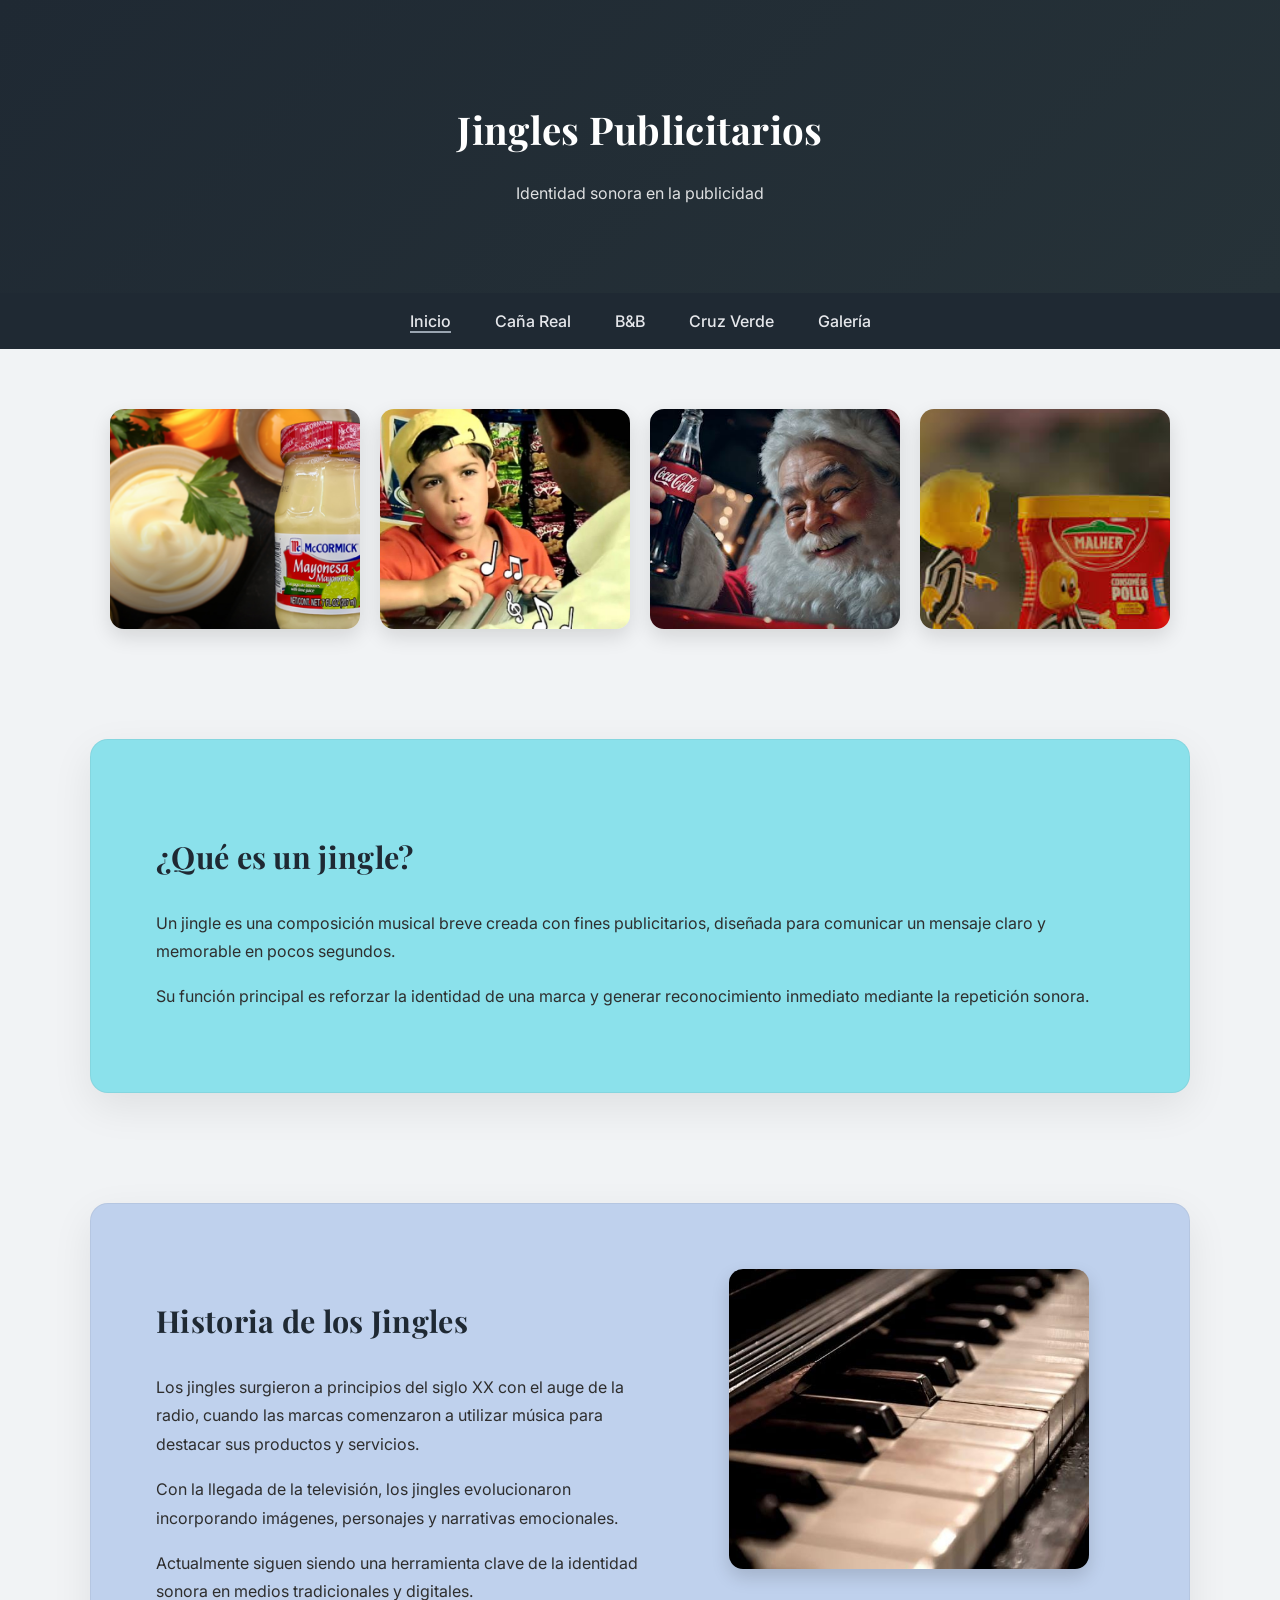
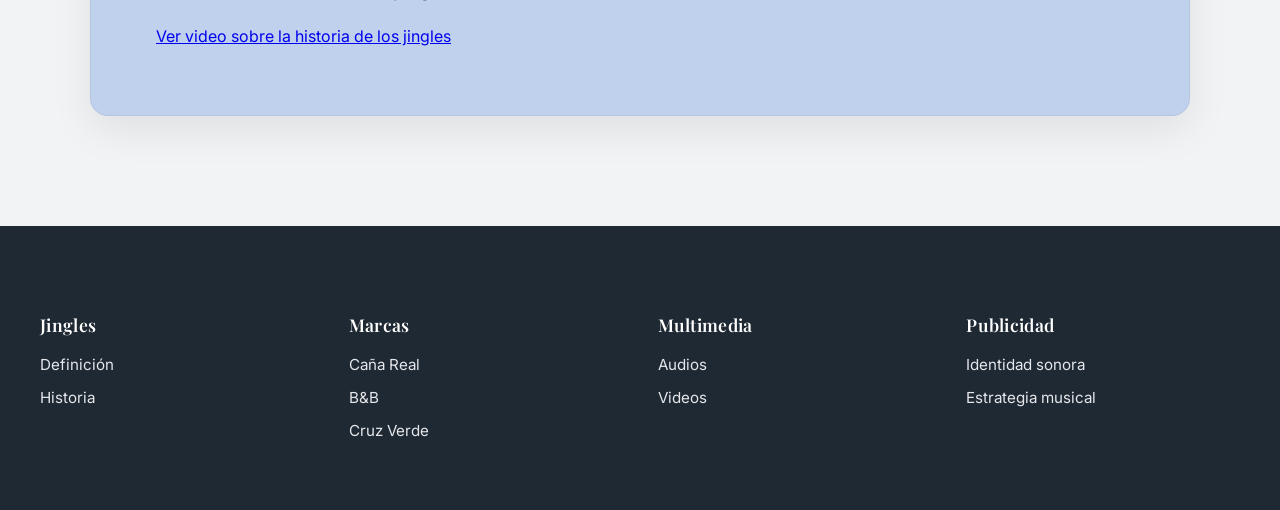
<file: index.html>
<!DOCTYPE html>
<html lang="es">
<head>
    <meta charset="UTF-8">
    <title>Jingles Publicitarios</title>
    <meta name="viewport" content="width=device-width, initial-scale=1.0">

    <link href="https://fonts.googleapis.com/css2?family=Inter:wght@300;400;500;600&family=Playfair+Display:wght@400;600;700&display=swap" rel="stylesheet">

    <link rel="stylesheet" href="css/normalize.css">
    <link rel="stylesheet" href="css/style.css">
</head>
<body>

<header class="header">
    <h1>Jingles Publicitarios</h1>
    <p>Identidad sonora en la publicidad</p>
</header>

<nav class="navbar">

    <button class="menu-toggle" aria-label="Abrir menú">
        <span></span>
        <span></span>
        <span></span>
    </button>

    <ul class="nav-links">
        <li><a href="index.html">Inicio</a></li>
        <li><a href="canareal.html">Caña Real</a></li>
        <li><a href="bb.html">B&B</a></li>
        <li><a href="cruzverde.html">Cruz Verde</a></li>
        <li><a href="galeria.html">Galería</a></li>
    </ul>

</nav>

<section class="portada">
    <div class="portada-grid">
        <img src="img/portada1.jpg" alt="Portada 1">
        <img src="img/portada2.jpg" alt="Portada 2">
        <img src="img/portada3.jpg" alt="Portada 3">
        <img src="img/portada4.jpg" alt="Portada 4">
    </div>
</section>

<main>

<section class="section intro">
    <h2>¿Qué es un jingle?</h2>
    <p>
        Un jingle es una composición musical breve creada con fines publicitarios,
        diseñada para comunicar un mensaje claro y memorable en pocos segundos.
    </p>
    <p>
        Su función principal es reforzar la identidad de una marca y generar
        reconocimiento inmediato mediante la repetición sonora.
    </p>
</section>

<section class="section section-flex historia">
    <div>
        <h2>Historia de los Jingles</h2>
        <p>
            Los jingles surgieron a principios del siglo XX con el auge de la radio,
            cuando las marcas comenzaron a utilizar música para destacar sus
            productos y servicios.
        </p>
        <p>
            Con la llegada de la televisión, los jingles evolucionaron incorporando
            imágenes, personajes y narrativas emocionales.
        </p>
        <p>
            Actualmente siguen siendo una herramienta clave de la identidad sonora
            en medios tradicionales y digitales.
        </p>

        <a class="btn-video"
           href="https://www.youtube.com/watch?v=J651I5urT0E"
           target="_blank">
           Ver video sobre la historia de los jingles
        </a>
    </div>

    <img src="img/jingle1.jpeg" alt="Historia de los jingles">
</section>

</main>

<footer class="footer-grande">
    <div class="footer-grid">
        <div>
            <h4>Jingles</h4>
            <p>Definición</p>
            <p>Historia</p>
        </div>

        <div>
            <h4>Marcas</h4>
            <p>Caña Real</p>
            <p>B&B</p>
            <p>Cruz Verde</p>
        </div>

        <div>
            <h4>Multimedia</h4>
            <p>Audios</p>
            <p>Videos</p>
        </div>

        <div>
            <h4>Publicidad</h4>
            <p>Identidad sonora</p>
            <p>Estrategia musical</p>
        </div>
    </div>
</footer>

<script src="js/script.js" defer></script>
</body>
</html>
</file>
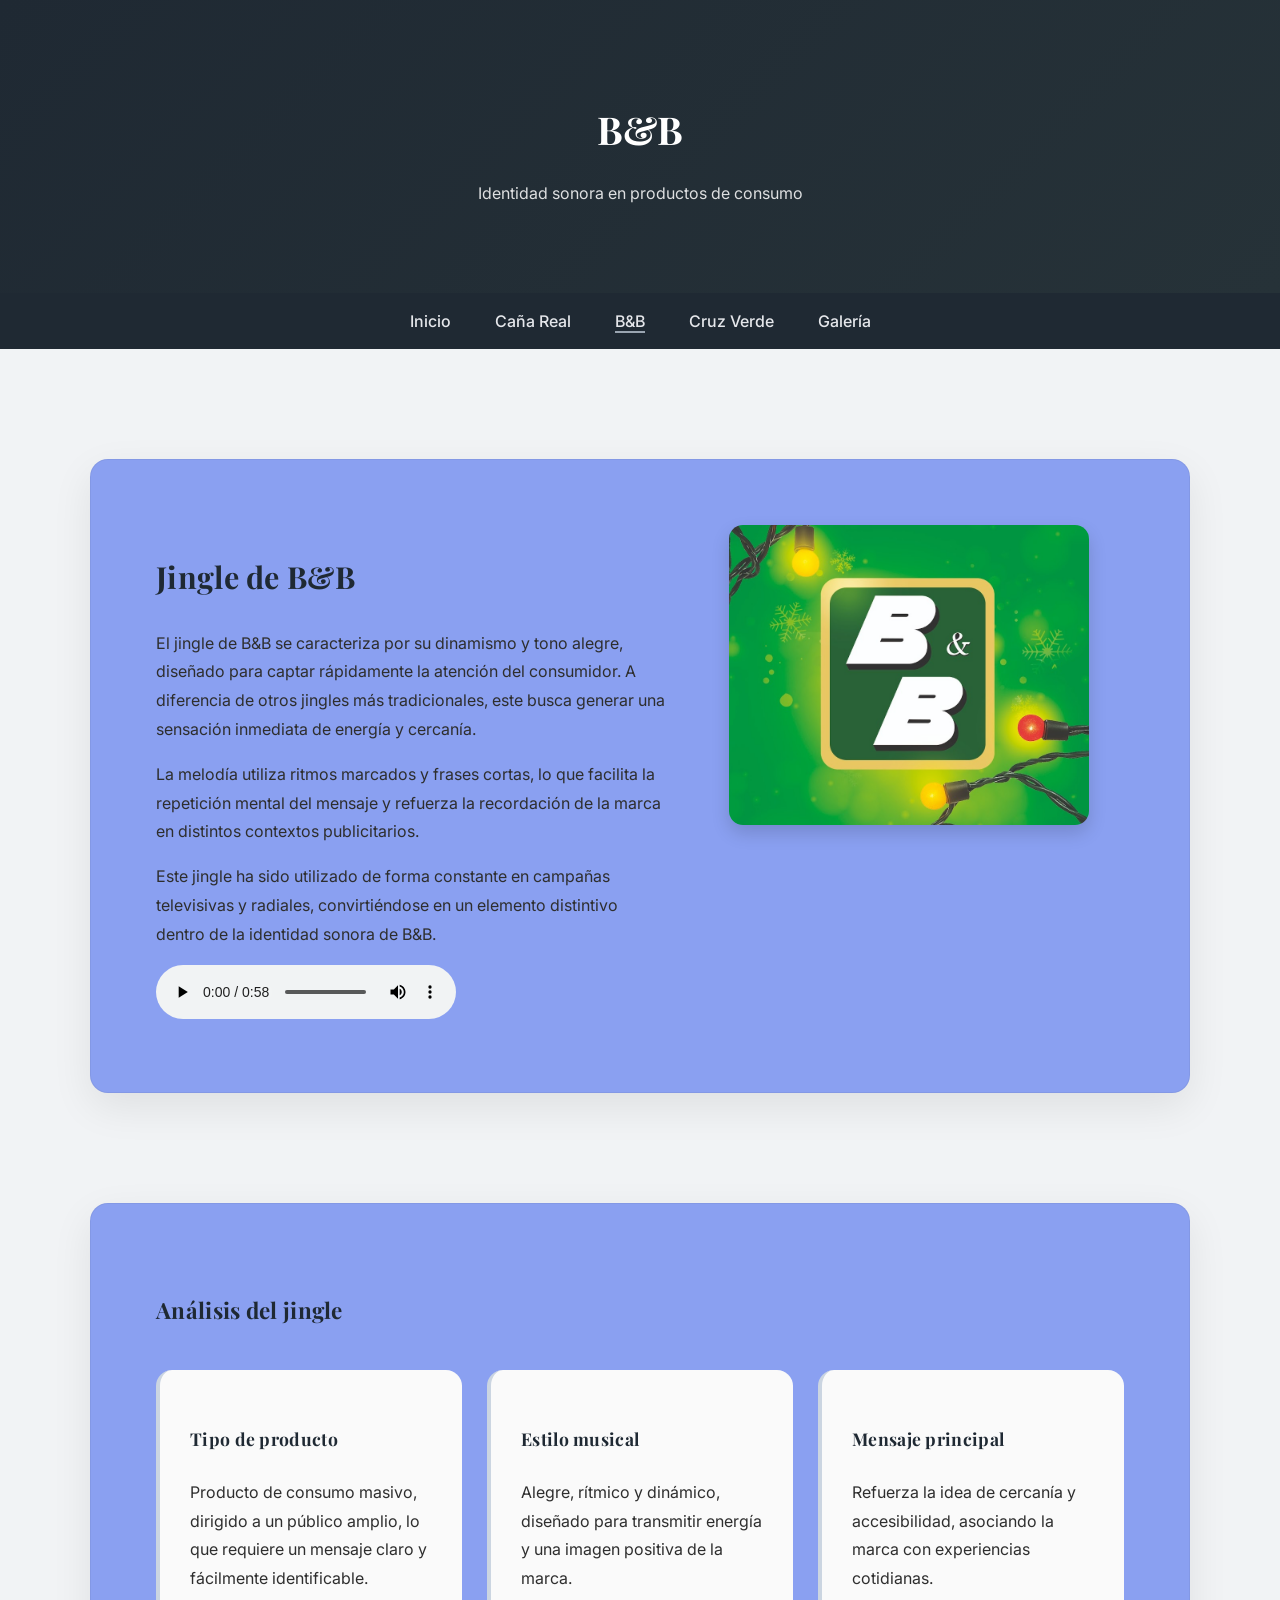
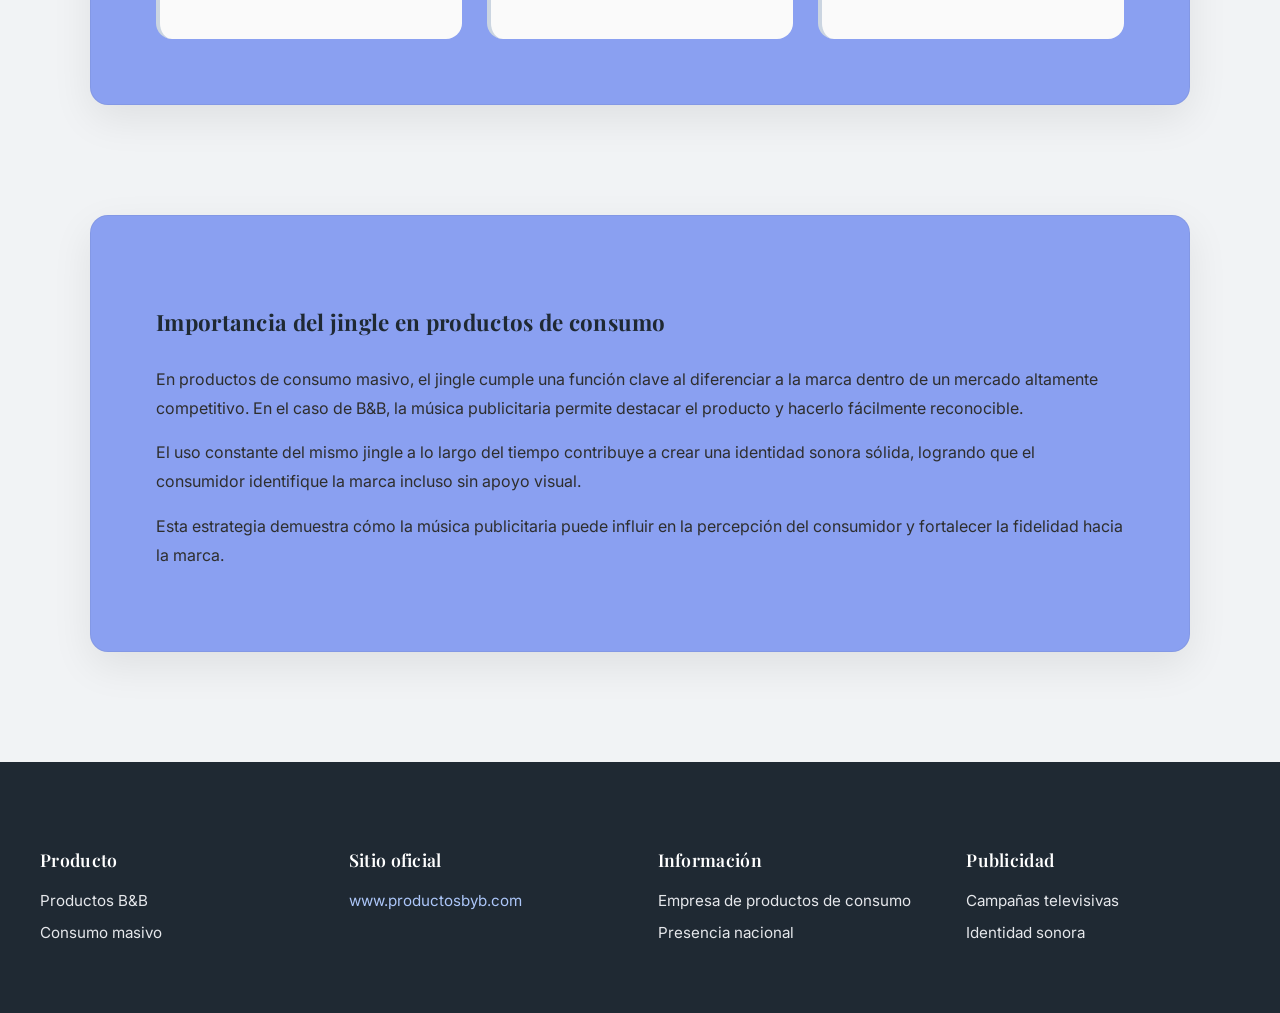
<file: bb.html>
<!DOCTYPE html>
<html lang="es">
<head>
    <meta charset="UTF-8">
    <title>B&B</title>
    <meta name="viewport" content="width=device-width, initial-scale=1.0">

    <link href="https://fonts.googleapis.com/css2?family=Inter:wght@300;400;500;600&family=Playfair+Display:wght@400;600;700&display=swap" rel="stylesheet">

    <link rel="stylesheet" href="css/normalize.css">
    <link rel="stylesheet" href="css/style.css">
</head>
<body>

<header class="header">
    <h1>B&B</h1>
    <p>Identidad sonora en productos de consumo</p>
</header>

<nav class="navbar">

    <!-- BOTÓN HAMBURGUESA -->
    <button class="menu-toggle" aria-label="Abrir menú">
        <span></span>
        <span></span>
        <span></span>
    </button>

    <ul class="nav-links">
        <li><a href="index.html">Inicio</a></li>
        <li><a href="canareal.html">Caña Real</a></li>
        <li><a href="bb.html">B&B</a></li>
        <li><a href="cruzverde.html">Cruz Verde</a></li>
        <li><a href="galeria.html">Galería</a></li>
    </ul>

</nav>

<main>

<!-- SECCIÓN PRINCIPAL -->
<section class="section section-flex bb">
    <div>
        <h2>Jingle de B&B</h2>

        <p>
            El jingle de B&B se caracteriza por su dinamismo y tono alegre,
            diseñado para captar rápidamente la atención del consumidor.
            A diferencia de otros jingles más tradicionales, este busca
            generar una sensación inmediata de energía y cercanía.
        </p>

        <p>
            La melodía utiliza ritmos marcados y frases cortas, lo que facilita
            la repetición mental del mensaje y refuerza la recordación de la
            marca en distintos contextos publicitarios.
        </p>

        <p>
            Este jingle ha sido utilizado de forma constante en campañas
            televisivas y radiales, convirtiéndose en un elemento distintivo
            dentro de la identidad sonora de B&B.
        </p>

        <audio controls src="audio/bb.mp3"></audio>
    </div>

    <img src="img/bb.jpg" alt="B&B">
</section>

<!-- ANÁLISIS DEL JINGLE -->
<section class="section bb">
    <h3>Análisis del jingle</h3>

    <div class="info-grid">

        <div class="info-card">
            <h4>Tipo de producto</h4>
            <p>
                Producto de consumo masivo, dirigido a un público amplio,
                lo que requiere un mensaje claro y fácilmente identificable.
            </p>
        </div>

        <div class="info-card">
            <h4>Estilo musical</h4>
            <p>
                Alegre, rítmico y dinámico, diseñado para transmitir energía
                y una imagen positiva de la marca.
            </p>
        </div>

        <div class="info-card">
            <h4>Mensaje principal</h4>
            <p>
                Refuerza la idea de cercanía y accesibilidad, asociando la
                marca con experiencias cotidianas.
            </p>
        </div>

    </div>
</section>

<!-- IMPORTANCIA PUBLICITARIA -->
<section class="section bb">
    <h3>Importancia del jingle en productos de consumo</h3>

    <p>
        En productos de consumo masivo, el jingle cumple una función clave
        al diferenciar a la marca dentro de un mercado altamente competitivo.
        En el caso de B&B, la música publicitaria permite destacar el producto
        y hacerlo fácilmente reconocible.
    </p>

    <p>
        El uso constante del mismo jingle a lo largo del tiempo contribuye
        a crear una identidad sonora sólida, logrando que el consumidor
        identifique la marca incluso sin apoyo visual.
    </p>

    <p>
        Esta estrategia demuestra cómo la música publicitaria puede influir
        en la percepción del consumidor y fortalecer la fidelidad hacia
        la marca.
    </p>
</section>

</main>

<footer class="footer-grande">
    <div class="footer-grid">

        <div>
            <h4>Producto</h4>
            <p>Productos B&B</p>
            <p>Consumo masivo</p>
        </div>

        <div>
            <h4>Sitio oficial</h4>
            <p>
                <a href="https://www.productosbyb.com/somos/" target="_blank">
                    www.productosbyb.com
                </a>
            </p>
        </div>

        <div>
            <h4>Información</h4>
            <p>Empresa de productos de consumo</p>
            <p>Presencia nacional</p>
        </div>

        <div>
            <h4>Publicidad</h4>
            <p>Campañas televisivas</p>
            <p>Identidad sonora</p>
        </div>

    </div>
</footer>

<script src="js/script.js" defer></script>

</body>
</html>
</file>
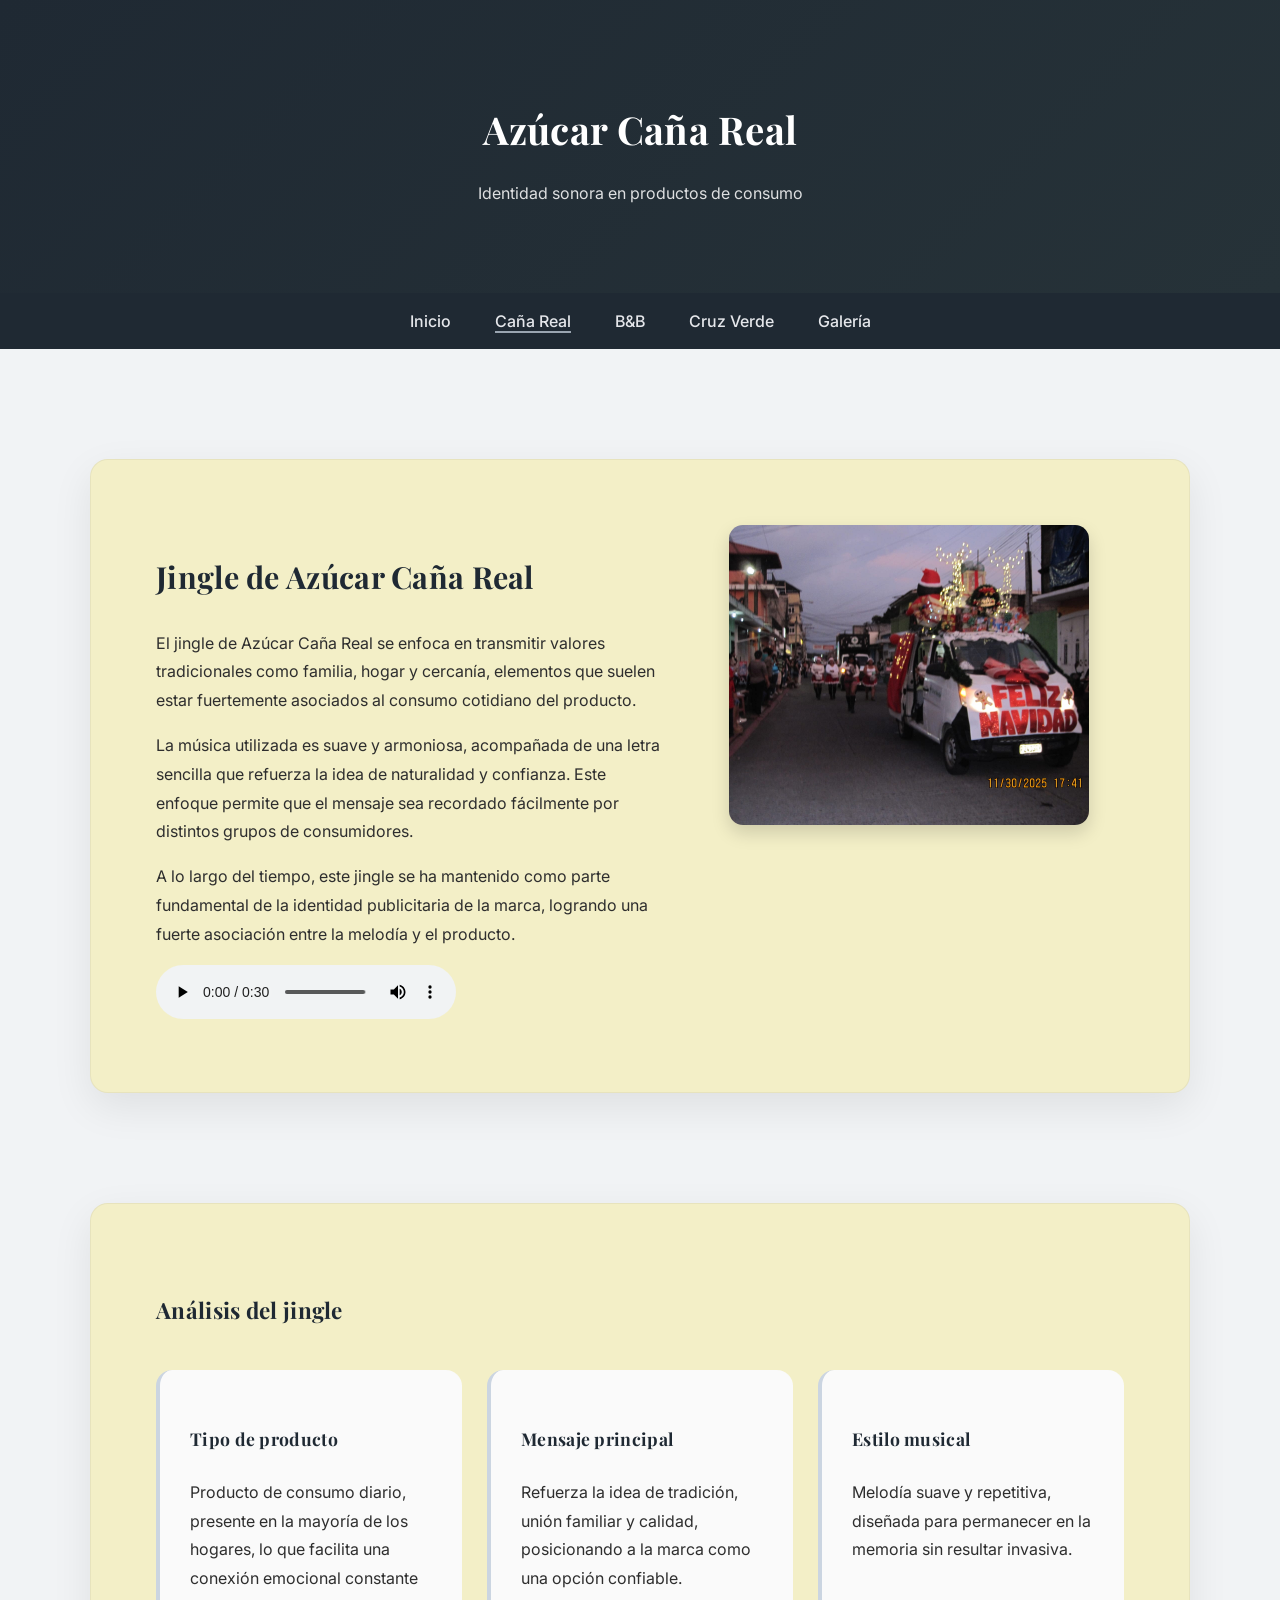
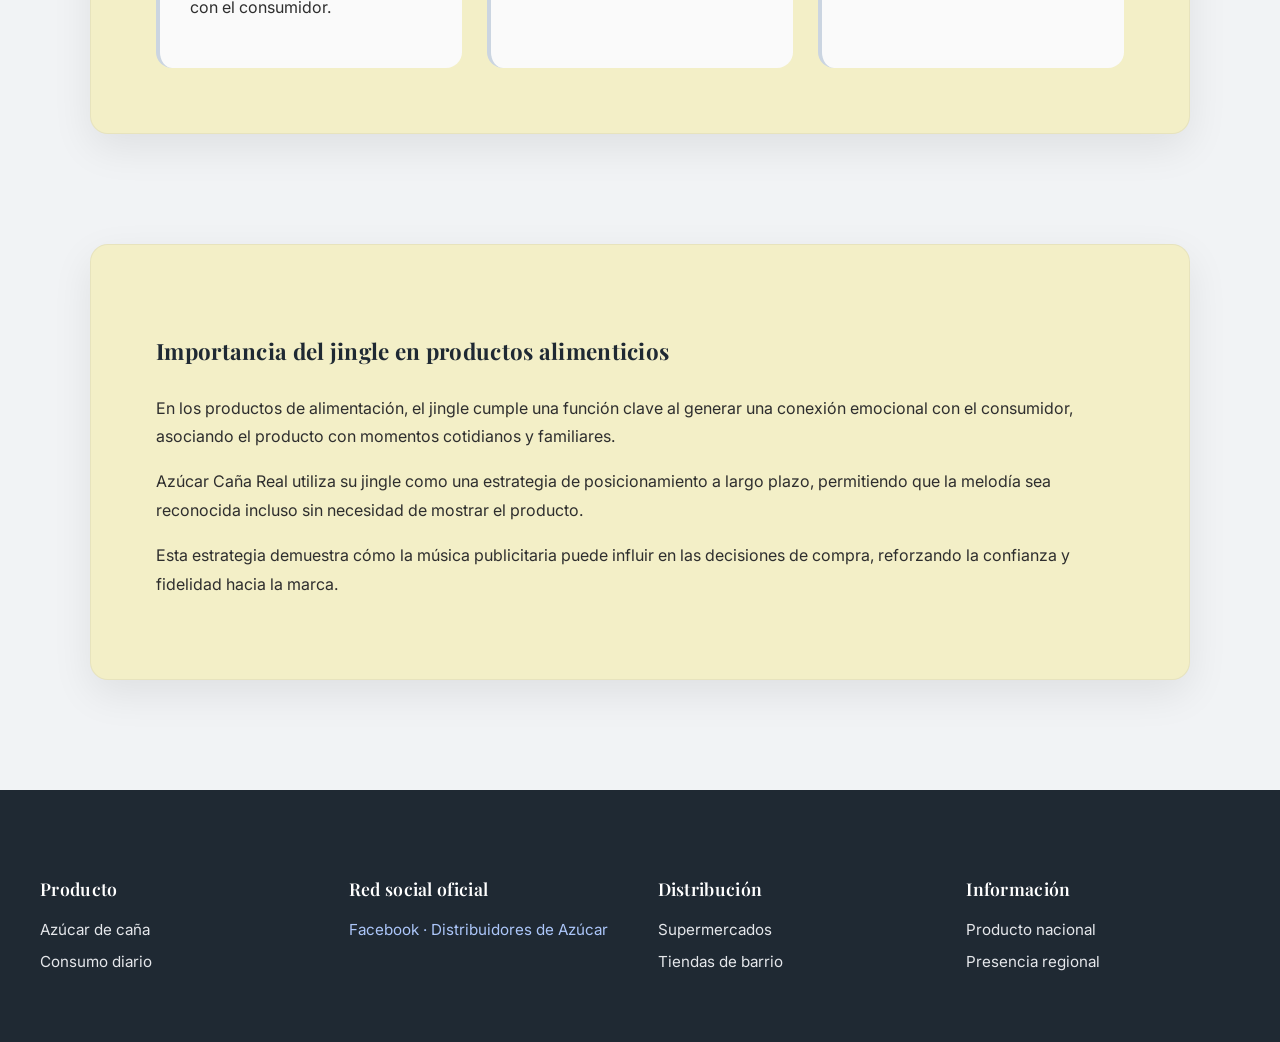
<file: canareal.html>
<!DOCTYPE html>
<html lang="es">
<head>
    <meta charset="UTF-8">
    <title>Azúcar Caña Real</title>
    <meta name="viewport" content="width=device-width, initial-scale=1.0">

    <link href="https://fonts.googleapis.com/css2?family=Inter:wght@300;400;500;600&family=Playfair+Display:wght@400;600;700&display=swap" rel="stylesheet">

    <link rel="stylesheet" href="css/normalize.css">
    <link rel="stylesheet" href="css/style.css">
</head>
<body>

<header class="header">
    <h1>Azúcar Caña Real</h1>
    <p>Identidad sonora en productos de consumo</p>
</header>

<nav class="navbar">

    <!-- BOTÓN HAMBURGUESA -->
    <button class="menu-toggle" aria-label="Abrir menú">
        <span></span>
        <span></span>
        <span></span>
    </button>

    <ul class="nav-links">
        <li><a href="index.html">Inicio</a></li>
        <li><a href="canareal.html">Caña Real</a></li>
        <li><a href="bb.html">B&B</a></li>
        <li><a href="cruzverde.html">Cruz Verde</a></li>
        <li><a href="galeria.html">Galería</a></li>
    </ul>

</nav>

<main>

<!-- SECCIÓN PRINCIPAL -->
<section class="section section-flex cana">
    <div>
        <h2>Jingle de Azúcar Caña Real</h2>

        <p>
            El jingle de Azúcar Caña Real se enfoca en transmitir valores
            tradicionales como familia, hogar y cercanía, elementos que
            suelen estar fuertemente asociados al consumo cotidiano del
            producto.
        </p>

        <p>
            La música utilizada es suave y armoniosa, acompañada de una
            letra sencilla que refuerza la idea de naturalidad y confianza.
            Este enfoque permite que el mensaje sea recordado fácilmente
            por distintos grupos de consumidores.
        </p>

        <p>
            A lo largo del tiempo, este jingle se ha mantenido como parte
            fundamental de la identidad publicitaria de la marca, logrando
            una fuerte asociación entre la melodía y el producto.
        </p>

        <audio controls src="audio/canareal.mp3"></audio>
    </div>

    <img src="img/canareal.jpeg" alt="Azúcar Caña Real">
</section>

<!-- ANÁLISIS DEL JINGLE -->
<section class="section cana">
    <h3>Análisis del jingle</h3>

    <div class="info-grid">

        <div class="info-card">
            <h4>Tipo de producto</h4>
            <p>
                Producto de consumo diario, presente en la mayoría de
                los hogares, lo que facilita una conexión emocional
                constante con el consumidor.
            </p>
        </div>

        <div class="info-card">
            <h4>Mensaje principal</h4>
            <p>
                Refuerza la idea de tradición, unión familiar y calidad,
                posicionando a la marca como una opción confiable.
            </p>
        </div>

        <div class="info-card">
            <h4>Estilo musical</h4>
            <p>
                Melodía suave y repetitiva, diseñada para permanecer
                en la memoria sin resultar invasiva.
            </p>
        </div>

    </div>
</section>

<!-- IMPORTANCIA PUBLICITARIA -->
<section class="section cana">
    <h3>Importancia del jingle en productos alimenticios</h3>

    <p>
        En los productos de alimentación, el jingle cumple una función
        clave al generar una conexión emocional con el consumidor,
        asociando el producto con momentos cotidianos y familiares.
    </p>

    <p>
        Azúcar Caña Real utiliza su jingle como una estrategia de
        posicionamiento a largo plazo, permitiendo que la melodía
        sea reconocida incluso sin necesidad de mostrar el producto.
    </p>

    <p>
        Esta estrategia demuestra cómo la música publicitaria puede
        influir en las decisiones de compra, reforzando la confianza
        y fidelidad hacia la marca.
    </p>
</section>

</main>

<footer class="footer-grande">
    <div class="footer-grid">

        <div>
            <h4>Producto</h4>
            <p>Azúcar de caña</p>
            <p>Consumo diario</p>
        </div>

        <div>
            <h4>Red social oficial</h4>
            <p>
                <a href="https://www.facebook.com/DistribuidoresdeAzucar" target="_blank">
                    Facebook · Distribuidores de Azúcar
                </a>
            </p>
        </div>

        <div>
            <h4>Distribución</h4>
            <p>Supermercados</p>
            <p>Tiendas de barrio</p>
        </div>

        <div>
            <h4>Información</h4>
            <p>Producto nacional</p>
            <p>Presencia regional</p>
        </div>

    </div>
</footer>

<script src="js/script.js" defer></script>

</body>
</html>
</file>
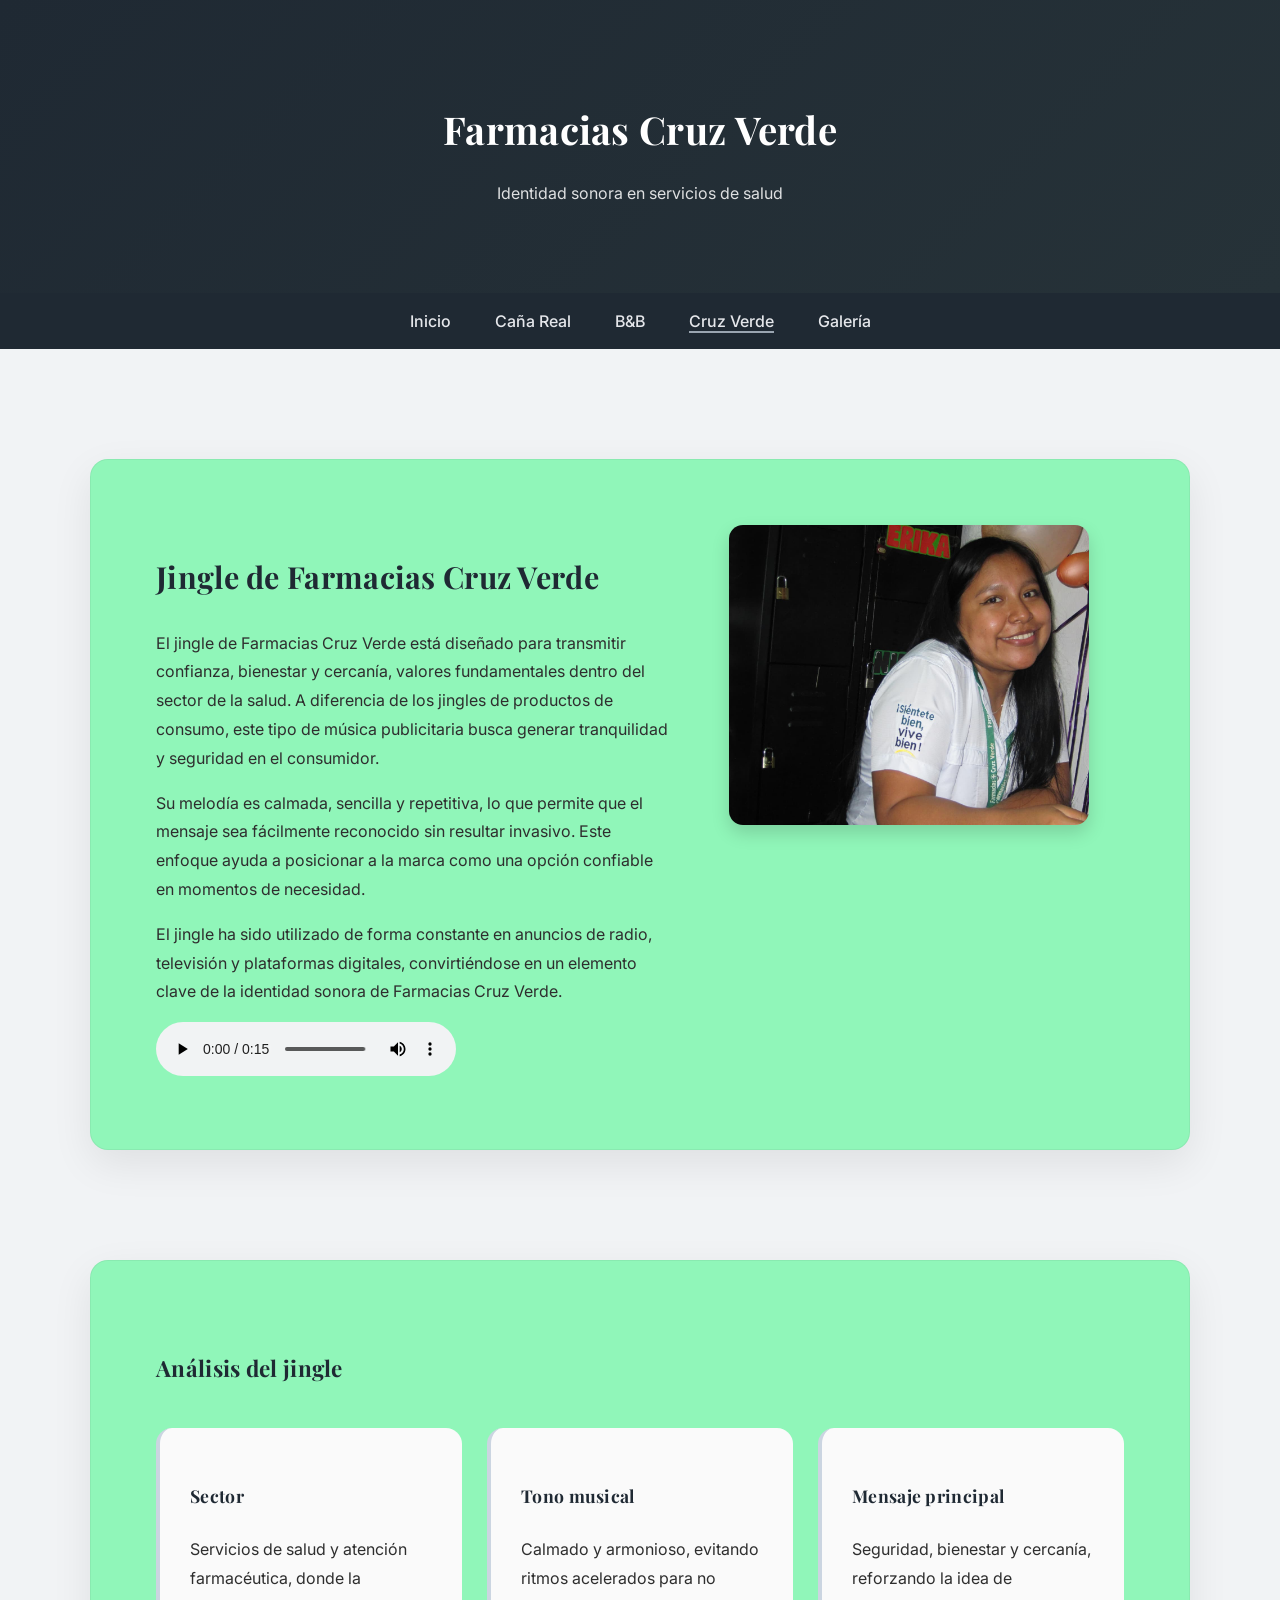
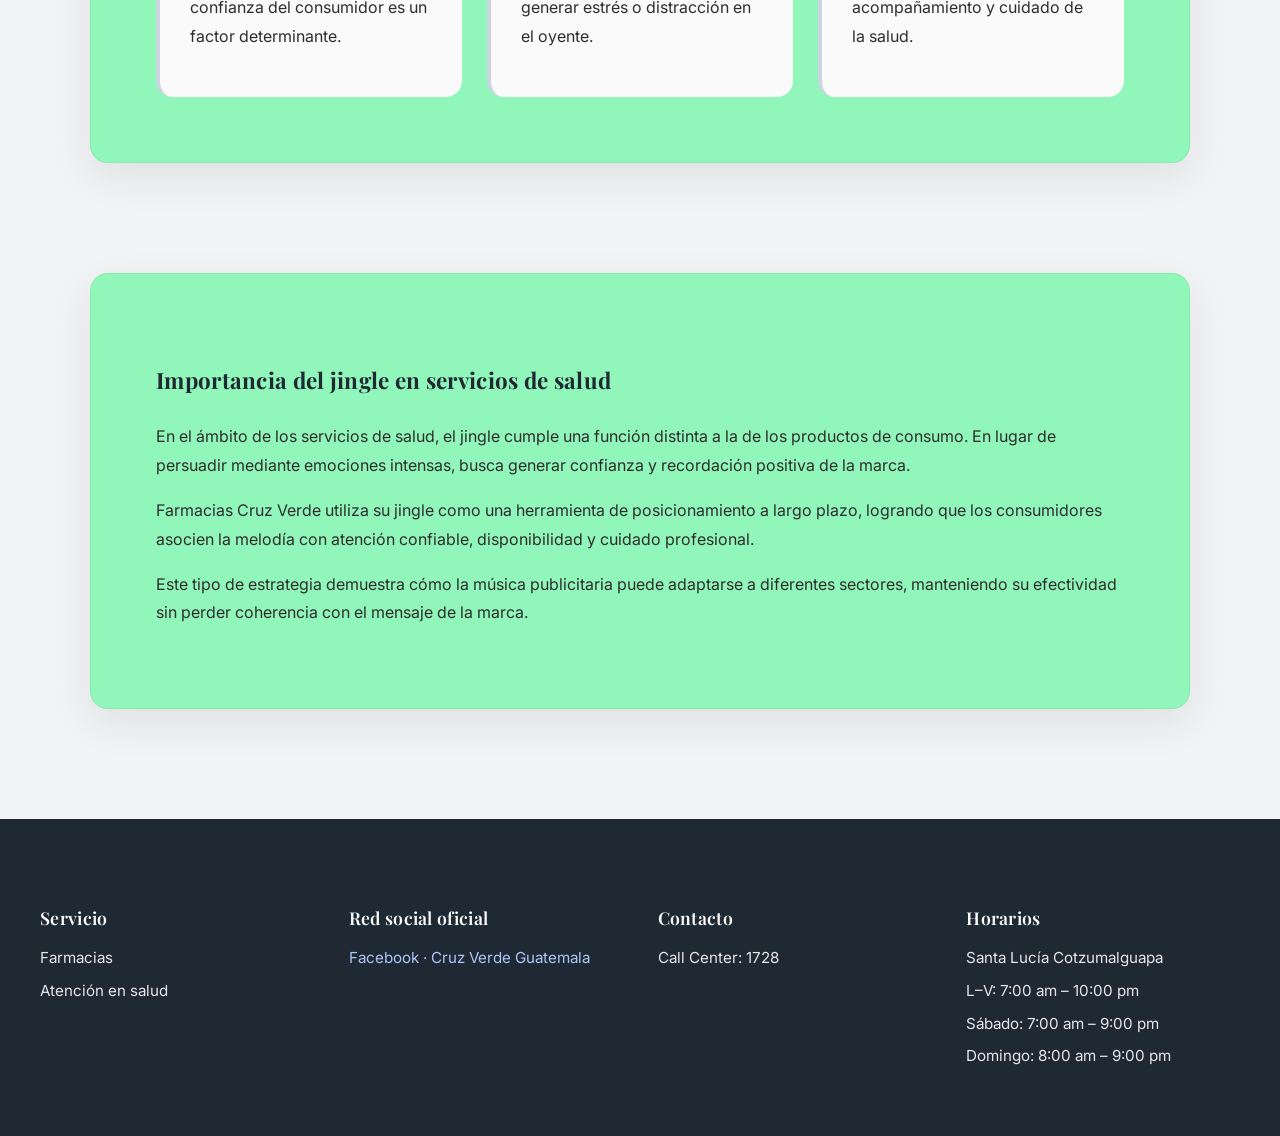
<file: cruzverde.html>
<!DOCTYPE html>
<html lang="es">
<head>
    <meta charset="UTF-8">
    <title>Farmacias Cruz Verde</title>
    <meta name="viewport" content="width=device-width, initial-scale=1.0">

    <link href="https://fonts.googleapis.com/css2?family=Inter:wght@300;400;500;600&family=Playfair+Display:wght@400;600;700&display=swap" rel="stylesheet">

    <link rel="stylesheet" href="css/normalize.css">
    <link rel="stylesheet" href="css/style.css">
</head>
<body>

<header class="header">
    <h1>Farmacias Cruz Verde</h1>
    <p>Identidad sonora en servicios de salud</p>
</header>

<nav class="navbar">

    <!-- BOTÓN HAMBURGUESA -->
    <button class="menu-toggle" aria-label="Abrir menú">
        <span></span>
        <span></span>
        <span></span>
    </button>

    <ul class="nav-links">
        <li><a href="index.html">Inicio</a></li>
        <li><a href="canareal.html">Caña Real</a></li>
        <li><a href="bb.html">B&B</a></li>
        <li><a href="cruzverde.html">Cruz Verde</a></li>
        <li><a href="galeria.html">Galería</a></li>
    </ul>

</nav>

<main>

<!-- SECCIÓN PRINCIPAL -->
<section class="section section-flex cruz">
    <div>
        <h2>Jingle de Farmacias Cruz Verde</h2>

        <p>
            El jingle de Farmacias Cruz Verde está diseñado para transmitir
            confianza, bienestar y cercanía, valores fundamentales dentro
            del sector de la salud. A diferencia de los jingles de productos
            de consumo, este tipo de música publicitaria busca generar
            tranquilidad y seguridad en el consumidor.
        </p>

        <p>
            Su melodía es calmada, sencilla y repetitiva, lo que permite que
            el mensaje sea fácilmente reconocido sin resultar invasivo.
            Este enfoque ayuda a posicionar a la marca como una opción
            confiable en momentos de necesidad.
        </p>

        <p>
            El jingle ha sido utilizado de forma constante en anuncios de
            radio, televisión y plataformas digitales, convirtiéndose en
            un elemento clave de la identidad sonora de Farmacias Cruz Verde.
        </p>

        <audio controls src="audio/cruzverde.mp3"></audio>
    </div>

    <img src="img/cruzverde.jpeg" alt="Farmacias Cruz Verde">
</section>

<!-- ANÁLISIS DEL JINGLE -->
<section class="section cruz">
    <h3>Análisis del jingle</h3>

    <div class="info-grid">

        <div class="info-card">
            <h4>Sector</h4>
            <p>
                Servicios de salud y atención farmacéutica, donde la confianza
                del consumidor es un factor determinante.
            </p>
        </div>

        <div class="info-card">
            <h4>Tono musical</h4>
            <p>
                Calmado y armonioso, evitando ritmos acelerados para no
                generar estrés o distracción en el oyente.
            </p>
        </div>

        <div class="info-card">
            <h4>Mensaje principal</h4>
            <p>
                Seguridad, bienestar y cercanía, reforzando la idea de
                acompañamiento y cuidado de la salud.
            </p>
        </div>

    </div>
</section>

<!-- IMPORTANCIA PUBLICITARIA -->
<section class="section cruz">
    <h3>Importancia del jingle en servicios de salud</h3>

    <p>
        En el ámbito de los servicios de salud, el jingle cumple una función
        distinta a la de los productos de consumo. En lugar de persuadir
        mediante emociones intensas, busca generar confianza y recordación
        positiva de la marca.
    </p>

    <p>
        Farmacias Cruz Verde utiliza su jingle como una herramienta de
        posicionamiento a largo plazo, logrando que los consumidores
        asocien la melodía con atención confiable, disponibilidad y
        cuidado profesional.
    </p>

    <p>
        Este tipo de estrategia demuestra cómo la música publicitaria
        puede adaptarse a diferentes sectores, manteniendo su efectividad
        sin perder coherencia con el mensaje de la marca.
    </p>
</section>

</main>

<!-- FOOTER -->
<footer class="footer-grande">
    <div class="footer-grid">

        <div>
            <h4>Servicio</h4>
            <p>Farmacias</p>
            <p>Atención en salud</p>
        </div>

        <div>
            <h4>Red social oficial</h4>
            <p>
                <a href="https://www.facebook.com/CruzVerdeGuate" target="_blank">
                    Facebook · Cruz Verde Guatemala
                </a>
            </p>
        </div>

        <div>
            <h4>Contacto</h4>
            <p>Call Center: 1728</p>
        </div>

        <div>
            <h4>Horarios</h4>
            <p>Santa Lucía Cotzumalguapa</p>
            <p>L–V: 7:00 am – 10:00 pm</p>
            <p>Sábado: 7:00 am – 9:00 pm</p>
            <p>Domingo: 8:00 am – 9:00 pm</p>
        </div>

    </div>
</footer>

<script src="js/script.js" defer></script>

</body>
</html>
</file>
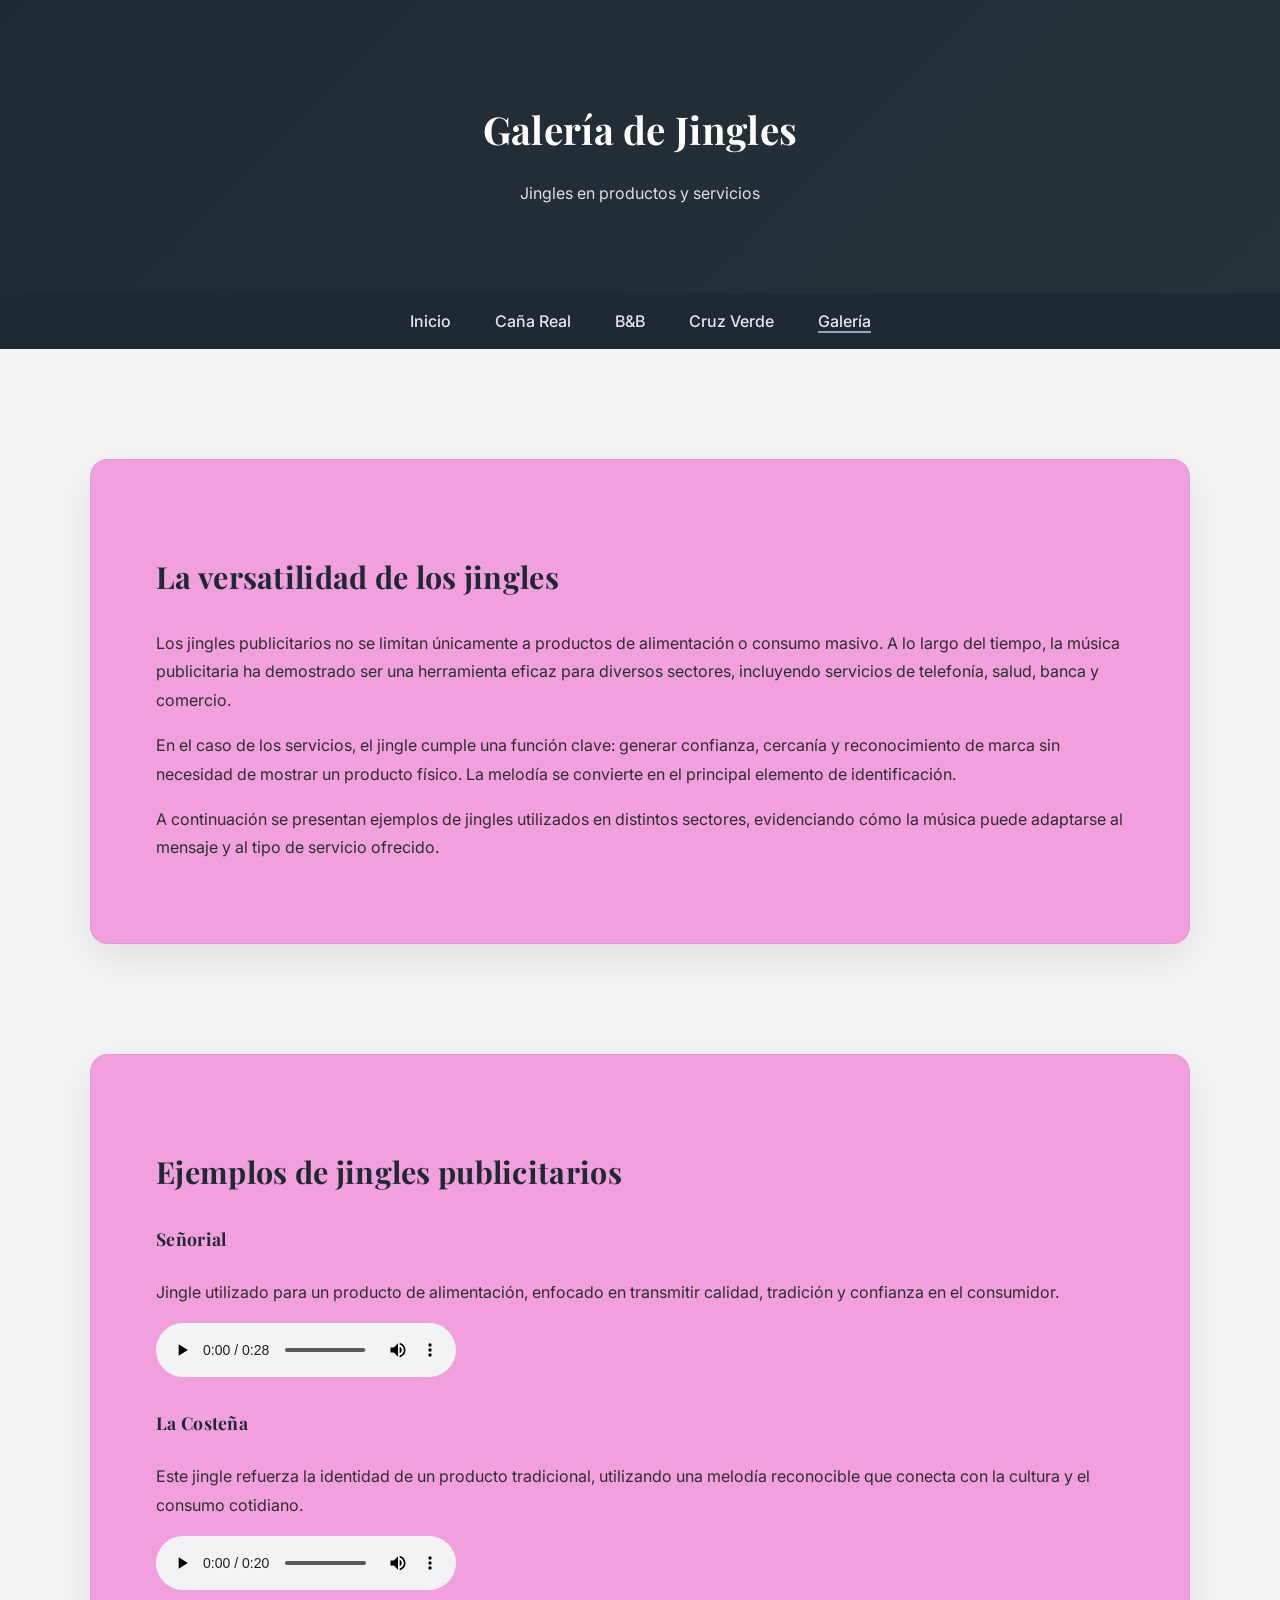
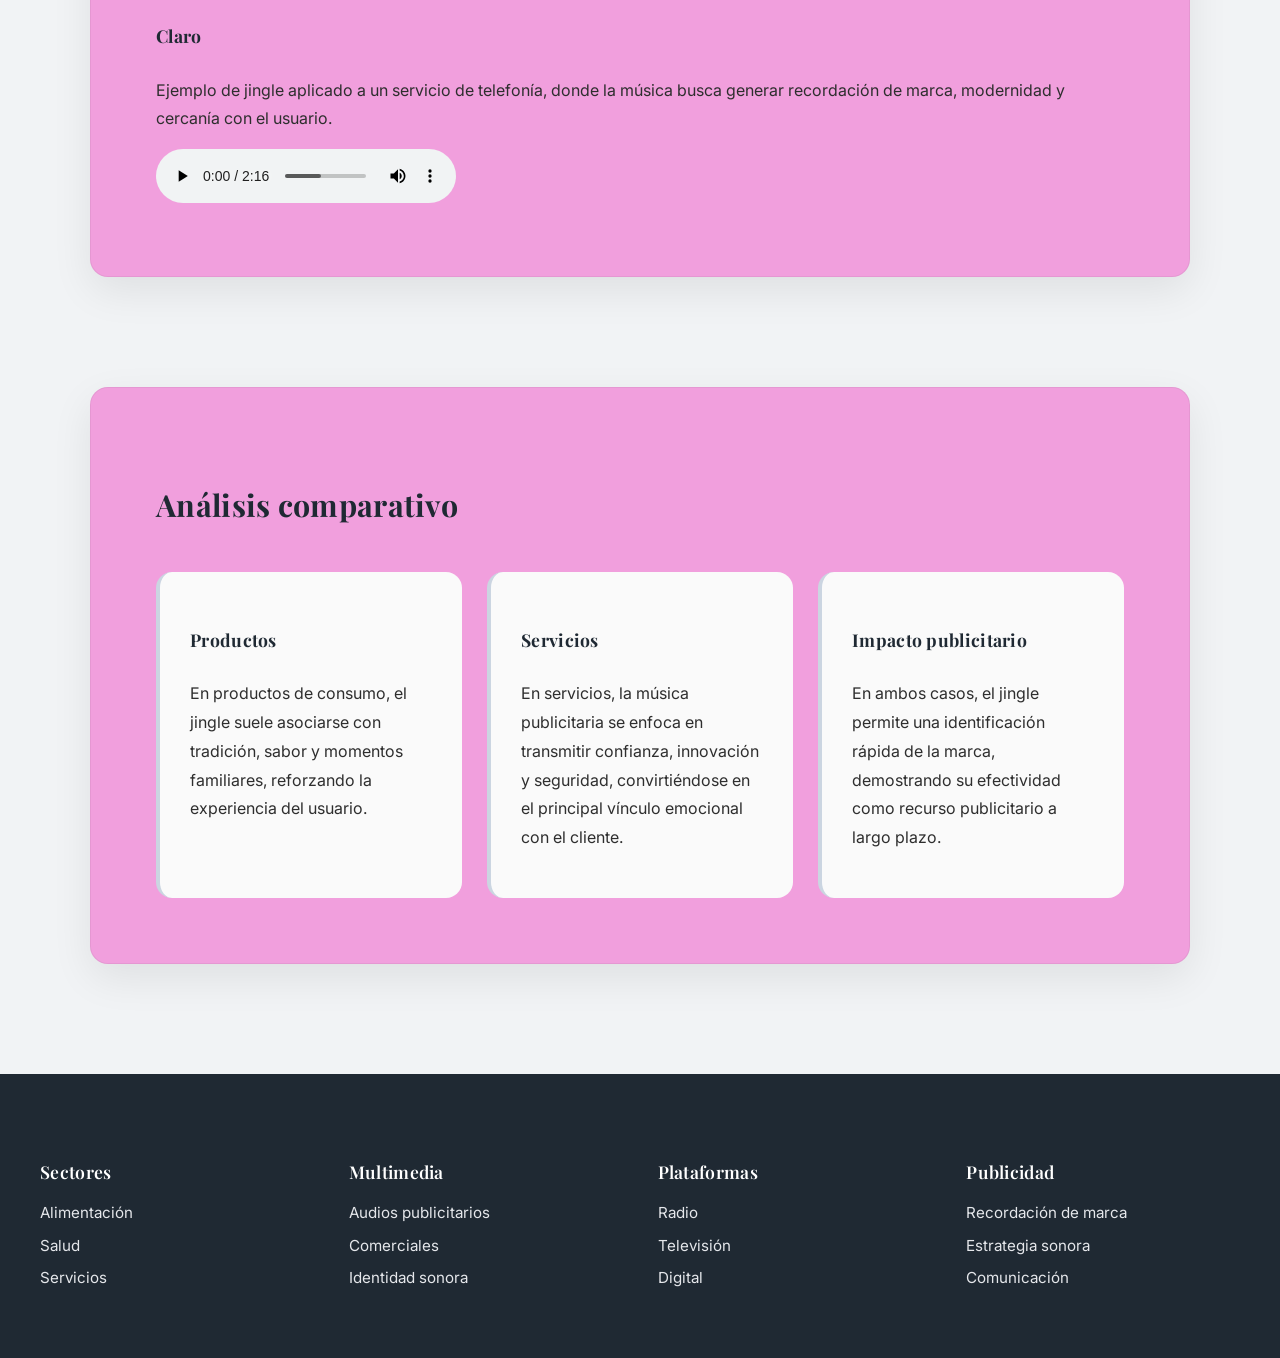
<file: galeria.html>
<!DOCTYPE html>
<html lang="es">
<head>
    <meta charset="UTF-8">
    <title>Galería de Jingles</title>
    <meta name="viewport" content="width=device-width, initial-scale=1.0">

    <link href="https://fonts.googleapis.com/css2?family=Inter:wght@300;400;500;600&family=Playfair+Display:wght@400;600;700&display=swap" rel="stylesheet">

    <link rel="stylesheet" href="css/normalize.css">
    <link rel="stylesheet" href="css/style.css">
</head>
<body>

<header class="header">
    <h1>Galería de Jingles</h1>
    <p>Jingles en productos y servicios</p>
</header>

<nav class="navbar">

    <!-- BOTÓN HAMBURGUESA -->
    <button class="menu-toggle" aria-label="Abrir menú">
        <span></span>
        <span></span>
        <span></span>
    </button>

    <ul class="nav-links">
        <li><a href="index.html">Inicio</a></li>
        <li><a href="canareal.html">Caña Real</a></li>
        <li><a href="bb.html">B&B</a></li>
        <li><a href="cruzverde.html">Cruz Verde</a></li>
        <li><a href="galeria.html">Galería</a></li>
    </ul>

</nav>

<main>

<!-- INTRODUCCIÓN GALERÍA -->
<section class="section galeria">
    <h2>La versatilidad de los jingles</h2>

    <p>
        Los jingles publicitarios no se limitan únicamente a productos de
        alimentación o consumo masivo. A lo largo del tiempo, la música
        publicitaria ha demostrado ser una herramienta eficaz para diversos
        sectores, incluyendo servicios de telefonía, salud, banca y comercio.
    </p>

    <p>
        En el caso de los servicios, el jingle cumple una función clave:
        generar confianza, cercanía y reconocimiento de marca sin necesidad
        de mostrar un producto físico. La melodía se convierte en el principal
        elemento de identificación.
    </p>

    <p>
        A continuación se presentan ejemplos de jingles utilizados en
        distintos sectores, evidenciando cómo la música puede adaptarse
        al mensaje y al tipo de servicio ofrecido.
    </p>
</section>

<!-- GALERÍA DE AUDIOS -->
<section class="section galeria">
    <h2>Ejemplos de jingles publicitarios</h2>

    <div class="galeria-grid">

        <div class="galeria-item">
            <h4>Señorial</h4>
            <p>
                Jingle utilizado para un producto de alimentación, enfocado
                en transmitir calidad, tradición y confianza en el consumidor.
            </p>
            <audio controls src="audio/galeria/senorial.mp3"></audio>
        </div>

        <div class="galeria-item">
            <h4>La Costeña</h4>
            <p>
                Este jingle refuerza la identidad de un producto tradicional,
                utilizando una melodía reconocible que conecta con la cultura
                y el consumo cotidiano.
            </p>
            <audio controls src="audio/galeria/lacostena.mp3"></audio>
        </div>

        <div class="galeria-item">
            <h4>Claro</h4>
            <p>
                Ejemplo de jingle aplicado a un servicio de telefonía, donde
                la música busca generar recordación de marca, modernidad
                y cercanía con el usuario.
            </p>
            <audio controls src="audio/galeria/claro.mp3"></audio>
        </div>

    </div>
</section>

<!-- ANÁLISIS COMPARATIVO -->
<section class="section galeria">
    <h2>Análisis comparativo</h2>

    <div class="info-grid">

        <div class="info-card">
            <h4>Productos</h4>
            <p>
                En productos de consumo, el jingle suele asociarse con
                tradición, sabor y momentos familiares, reforzando
                la experiencia del usuario.
            </p>
        </div>

        <div class="info-card">
            <h4>Servicios</h4>
            <p>
                En servicios, la música publicitaria se enfoca en transmitir
                confianza, innovación y seguridad, convirtiéndose en el
                principal vínculo emocional con el cliente.
            </p>
        </div>

        <div class="info-card">
            <h4>Impacto publicitario</h4>
            <p>
                En ambos casos, el jingle permite una identificación rápida
                de la marca, demostrando su efectividad como recurso
                publicitario a largo plazo.
            </p>
        </div>

    </div>
</section>

</main>

<footer class="footer-grande">
    <div class="footer-grid">

        <div>
            <h4>Sectores</h4>
            <p>Alimentación</p>
            <p>Salud</p>
            <p>Servicios</p>
        </div>

        <div>
            <h4>Multimedia</h4>
            <p>Audios publicitarios</p>
            <p>Comerciales</p>
            <p>Identidad sonora</p>
        </div>

        <div>
            <h4>Plataformas</h4>
            <p>Radio</p>
            <p>Televisión</p>
            <p>Digital</p>
        </div>

        <div>
            <h4>Publicidad</h4>
            <p>Recordación de marca</p>
            <p>Estrategia sonora</p>
            <p>Comunicación</p>
        </div>

    </div>
</footer>

<script src="js/script.js" defer></script>

</body>
</html>
</file>
<file: css/style.css>
/* =====================
   BASE GENERAL
===================== */
* {
    box-sizing: border-box;
}

body {
    margin: 0;
    background-color: #f1f3f5;
    color: #2e2e2e;
    font-family: 'Inter', sans-serif;
    line-height: 1.75;
}

/* =====================
   TIPOGRAFÍA
===================== */
h1, h2, h3, h4 {
    font-family: 'Playfair Display', serif;
    letter-spacing: 0.3px;
    color: #1f2933;
}

h1 { font-size: 2.4rem; }
h2 { font-size: 1.9rem; }
h3 { font-size: 1.4rem; }
h4 { font-size: 1.1rem; }

/* =====================
   HEADER
===================== */
.header {
    background: linear-gradient(135deg, #1f2933, #263238);
    color: #ffffff;
    text-align: center;
    padding: 70px 20px;
}

.header h1 {
    color: #ffffff;
    margin-bottom: 6px;
}

.header p {
    font-size: 1rem;
    opacity: 0.85;
}

/* =====================
   NAVBAR
===================== */
.navbar {
    background-color: #1f2933;
    position: relative;
}

.nav-links {
    display: flex;
    justify-content: center;
    list-style: none;
    margin: 0;
    padding: 14px 0;
}

.nav-links li {
    margin: 0 22px;
}

.nav-links a {
    color: #e5e7eb;
    text-decoration: none;
    font-weight: 500;
}

.nav-links a:hover,
.nav-links a.active {
    border-bottom: 2px solid #9aa5b1;
}

/* ===== BOTÓN HAMBURGUESA ===== */

.menu-toggle {
    display: none;
    background: none;
    border: none;
    cursor: pointer;
    padding: 12px;
}

.menu-toggle span {
    display: block;
    width: 28px;
    height: 3px;
    background: #e5e7eb;
    margin: 6px 0;
}

/* =====================
   PORTADA
===================== */
.portada {
    max-width: 1100px;
    margin: 60px auto 0;
    padding: 0 20px;
}

.portada-grid {
    display: grid;
    grid-template-columns: repeat(4, 1fr);
    gap: 20px;
}

.portada-grid img {
    width: 100%;
    height: 220px;
    object-fit: cover;
    border-radius: 14px;
    box-shadow: 0 8px 20px rgba(0,0,0,0.12);
}

/* =====================
   SECCIONES
===================== */
.section {
    max-width: 1100px;
    margin: 110px auto;
    padding: 65px;
    border-radius: 18px;
    background-color: #ffffff;
    border: 1px solid rgba(0,0,0,0.05);
    box-shadow: 0 14px 40px rgba(0,0,0,0.08);
}

.section p {
    font-size: 1rem;
    line-height: 1.8;
}

/* =====================
   SECCIONES FLEX
===================== */
.section-flex {
    display: grid;
    grid-template-columns: 1.3fr 1fr;
    gap: 60px;
    align-items: start;
}

.section-flex img {
    width: 100%;
    max-width: 360px;
    height: 300px;
    object-fit: cover;
    border-radius: 14px;
    box-shadow: 0 8px 18px rgba(0,0,0,0.15);
}

/* =====================
   INFO GRID
===================== */
.info-grid {
    display: grid;
    grid-template-columns: repeat(3, 1fr);
    gap: 25px;
    margin-top: 40px;
}

.info-card {
    background-color: #fafafa;
    padding: 30px;
    border-radius: 16px;
    border-left: 4px solid #cbd5e1;
}

/* =====================
   COLORES
===================== */
.intro    { background-color: #8be1eb; }
.historia { background-color: #bfd1ed; }
.cana     { background-color: #f3efc7; }
.bb       { background-color: #8aa0f1; }
.cruz     { background-color: #90f6b9; }
.galeria  { background-color: #f19fdd; }

/* =====================
   FOOTER
===================== */
/* =====================
   FOOTER PROFESIONAL
===================== */

.footer-grande {
    background-color: #1f2933;
    color: #e5e7eb;
    padding: 60px 20px;
}

.footer-grid {
    max-width: 1200px;
    margin: auto;
    display: grid;
    gap: 35px;
    grid-template-columns: repeat(4, 1fr);
}

.footer-grid a {
    color: #acc6f9;
    text-decoration: none;
}

.footer-grid a:hover {
    color: #ffffff;
    text-decoration: underline;
}

.footer-grid h4 {
    color: #ffffff;
    font-weight: 600;
    margin-bottom: 12px;
}

.footer-grid p {
    margin: 6px 0;
    font-size: 0.95rem;
}

/* Tablet */
@media (max-width: 1100px) {
    .footer-grid {
        grid-template-columns: repeat(2, 1fr);
    }
}

/* Celular */
@media (max-width: 600px) {

    .footer-grande {
        padding: 40px 20px;
    }

    .footer-grid {
        grid-template-columns: repeat(2, 1fr);
        gap: 25px;
    }

    .footer-grid div {
        text-align: center;
    }
}

/* Celular pequeño */
@media (max-width: 420px) {
    .footer-grid {
        grid-template-columns: 1fr;
    }
}
/* =====================
   RESPONSIVE
===================== */

/* Tablet */
@media (max-width: 1100px) {

    .menu-toggle {
        display: block;
        margin: 10px auto;
    }

    .nav-links {
        flex-direction: column;
        display: none;
        text-align: center;
    }

    .nav-links.active {
        display: flex;
    }

    .nav-links li {
        margin: 12px 0;
    }

    .footer-grid {
        grid-template-columns: repeat(2, 1fr);
    }

    .section-flex,
    .info-grid,
    .portada-grid {
        grid-template-columns: 1fr;
    }
}

/* Teléfono */
@media (max-width: 600px) {

    .footer-grid {
        grid-template-columns: 1fr;
        text-align: center;
    }

    .section {
        padding: 40px;
        margin: 60px 20px;
    }
}
</file>
